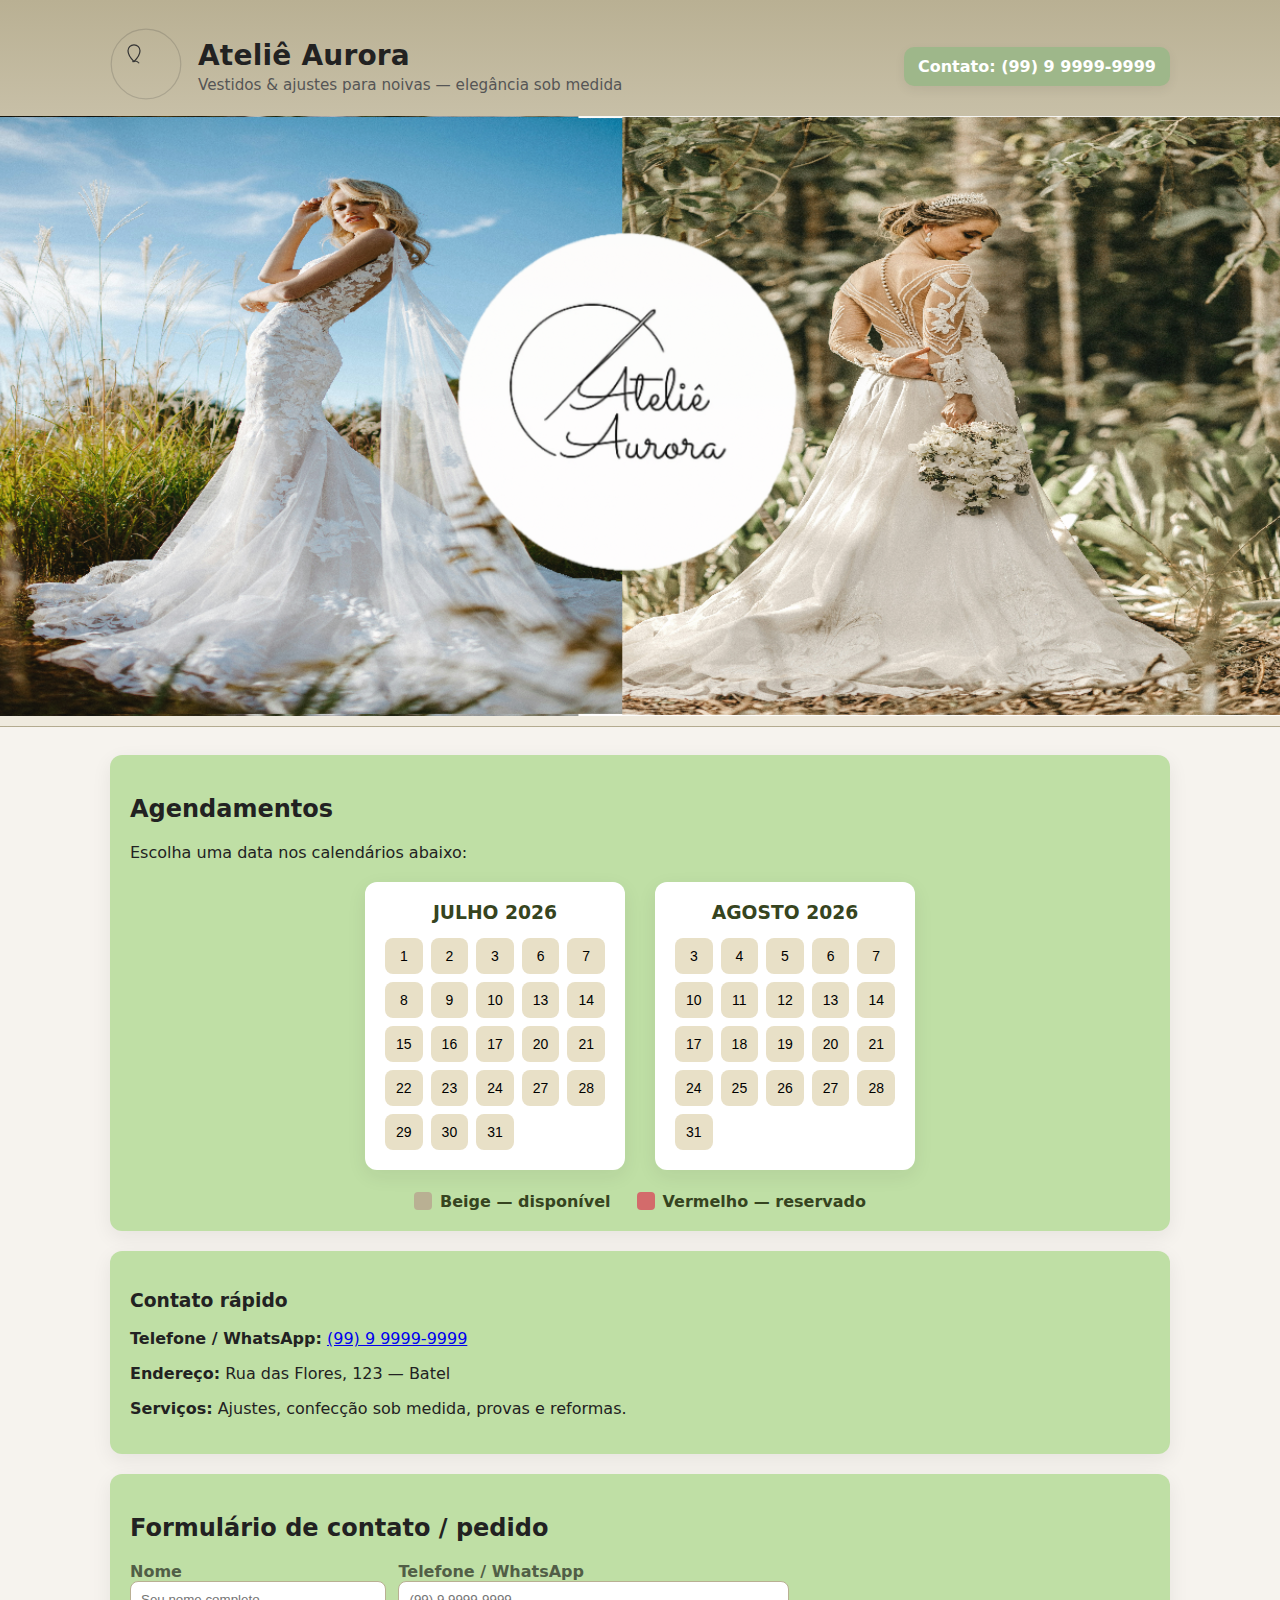
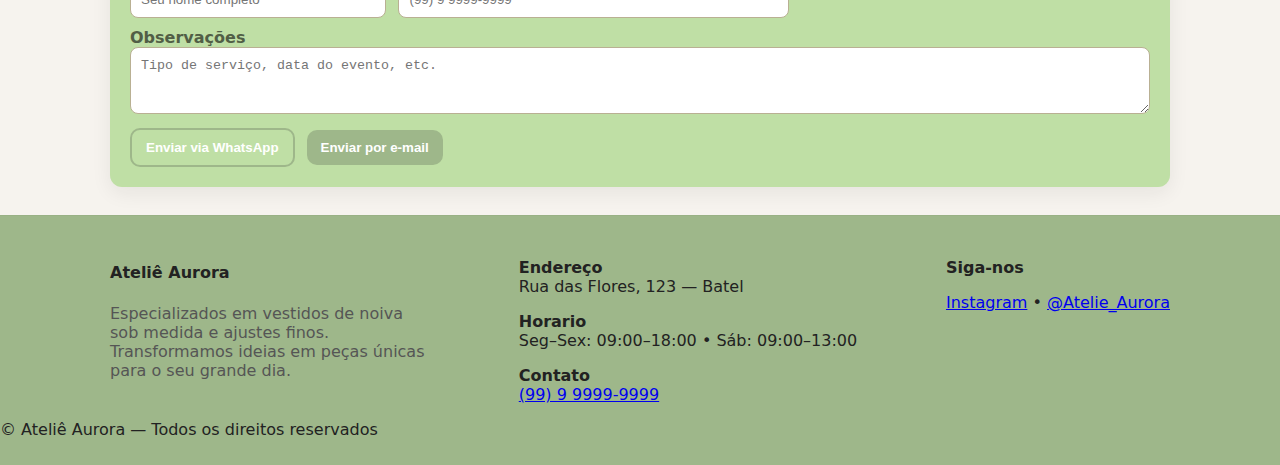
<file: index.html>
<!doctype html>
<html lang="pt-BR">
<head>
  <meta charset="utf-8" />
  <meta name="viewport" content="width=device-width,initial-scale=1" />
  <title>Ateliê Aurora — Agendamento</title>
  <link rel="stylesheet" href="CSS/style.css" />

    
</head>
<body>
  <header class="site-header">
    <div class="header-inner">
      <!-- Logo SVG (substitua por <img src="sua-logo.png"> se preferir) -->
      <div class="logo-wrap" aria-hidden="true">
        <svg width="72" height="72" viewBox="0 0 120 120" xmlns="http://www.w3.org/2000/svg" role="img" aria-label="Logo Ateliê Aurora">
          <circle cx="60" cy="60" r="58" fill="none" stroke="#333" stroke-opacity="0.18" stroke-width="2"/>
          <g transform="translate(22,20)" fill="none" stroke="#333" stroke-width="2" stroke-linecap="round" stroke-linejoin="round">
            <path d="M18 8c6 0 10 5 10 10 0 6-6 14-10 18-4-4-10-12-10-18 0-5 4-10 10-10z" />
            <path d="M16 36c0 0 6-2 10 2" stroke-opacity="0.9"/>
          </g>
        </svg>
      </div>

      <div class="brand">
        <h1>Ateliê Aurora</h1>
        <p class="tagline">Vestidos & ajustes para noivas — elegância sob medida</p>
      </div>

      <a class="btn-whats" href="https://wa.me/5599999999999" target="_blank" rel="noopener">Contato: (99) 9 9999-9999</a>
    </div>

    <div class="hero">
      <!-- Foto de casal (fonte: Unsplash). Se preferir usar sua imagem, troque o "background-image" no CSS ou substitua abaixo por <img>. -->
    </div>
  </header>

  <main class="container">
<section class="card schedule-card">
  <h2>Agendamentos</h2>
  <p class="muted">Escolha uma data nos calendários abaixo:</p>

  <!-- Calendários -->
  <div id="calendarContainer" class="calendar-wrapper"></div>

  <!-- Legenda -->
  <div class="legend-calendar">
    <span class="legend-item">
      <span class="legend-box free"></span>
      Beige — disponível
    </span>

    <span class="legend-item">
      <span class="legend-box booked"></span>
      Vermelho — reservado
    </span>
  </div>

  <!-- Painel de horários -->
  <div id="hoursPanel" class="hours-panel">
    <h3 id="selectedDayTitle"></h3>
    <div id="hoursList" class="hours-grid"></div>
    <button class="btn-voltar" onclick="closeHoursPanel()">Voltar</button>
  </div>
</section>

      </p>

    </section>

    <section class="card contact-card">
      <h3>Contato rápido</h3>
      <p><strong>Telefone / WhatsApp:</strong> <a href="https://wa.me/5599999999999" target="_blank" rel="noopener">(99) 9 9999-9999</a></p>
      <p><strong>Endereço:</strong> Rua das Flores, 123 — Batel</p>
      <p><strong>Serviços:</strong> Ajustes, confecção sob medida, provas e reformas.</p>

    </section>

    <section class="card form-card">
      <h2>Formulário de contato / pedido</h2>
      <form id="contactForm" class="contact-form" autocomplete="on">
        <div class="row">
          <label>
            Nome
            <input type="text" id="name" required placeholder="Seu nome completo" />
          </label>

          <label>
            Telefone / WhatsApp
            <input type="tel" id="phone" required placeholder="(99) 9 9999-9999" />
          </label>
        </div>

        <label>
          Observações
          <textarea id="message" rows="3" placeholder="Tipo de serviço, data do evento, etc."></textarea>
        </label>

        <div class="form-actions">
          <button type="button" id="sendWhats" class="btn btn-outline">Enviar via WhatsApp</button>
          <button type="submit" class="btn btn-primary">Enviar por e-mail</button>
        </div>
      </form>
    </section>
  </main>

  <footer class="site-footer">
    <div class="container footer-inner">
      <div>
        <h4>Ateliê Aurora</h4>
        <p class="footer-desc">Especializados em vestidos de noiva sob medida e ajustes finos. Transformamos ideias em peças únicas para o seu grande dia.</p>
      </div>

      <div>
        <p><strong>Endereço</strong><br>Rua das Flores, 123 — Batel</p>
        <p><strong>Horario</strong><br>Seg–Sex: 09:00–18:00 • Sáb: 09:00–13:00</p>
        <p><strong>Contato</strong><br><a href="https://wa.me/5599999999999" target="_blank" rel="noopener">(99) 9 9999-9999</a></p>
      </div>

      <div>
        <p><strong>Siga-nos</strong></p>
        <p class="socials">
          <a href="#" aria-label="Instagram">Instagram</a> •
          <a href="#" aria-label="Facebook">@Atelie_Aurora</a>
        </p>
      </div>
    </div>

    <div class="copyright">
      © <span id="year"></span> Ateliê Aurora — Todos os direitos reservados
    </div>
  </footer>

  <div id="bookingModal" class="modal" aria-hidden="true">
    <div class="modal-card">
      <h3 id="modalTitle"></h3>

      <form id="bookingForm">
        <label>Nome
          <input type="text" id="mname" required />
        </label>

        <label>Telefone / WhatsApp
          <input type="tel" id="mphone" required />
        </label>

        <label>Observações
          <textarea id="mmsg" rows="2"></textarea>
        </label>

        <div class="modal-actions">
          <button type="button" id="confirmBtn" class="btn btn-primary">Confirmar & enviar WhatsApp</button>
          <button type="button" id="localBtn" class="btn btn-outline">Salvar localmente</button>
          <button type="button" id="closeBtn" class="btn">Fechar</button>
        </div>
      </form>
    </div>
  </div>

  <script src="JS/script.js"></script>
</body>
</html>
</file>
<file: CSS/style.css>
:root {
  --beige:#b9b093;
  --white:#ffffff;
  --green:#9eb78a;
  --muted:#f6f3ee;
  --text:#222;
  --card-shadow: 0 6px 20px rgba(32,32,32,0.07);
  --danger:#d36b6b;
}

/* -------------------- GLOBAL -------------------- */

*{box-sizing:border-box}
body{
  margin:0;
  font-family: "Inter", system-ui, -apple-system, "Segoe UI", Roboto, "Helvetica Neue", Arial;
  color:var(--text);
  background:var(--muted);
  -webkit-font-smoothing:antialiased;
}

/* -------------------- HEADER -------------------- */

.site-header{
  background: linear-gradient(180deg,var(--beige), #efeade 60%);
  padding-bottom:10px;
  border-bottom: 1px solid rgba(0,0,0,0.03);
}
.header-inner{
  max-width:1100px; margin:0 auto; display:flex; align-items:center; gap:16px; padding:28px 20px 12px;
}
.logo-wrap{flex:0 0 72px}
.brand h1{margin:0;font-size:28px;letter-spacing:0.2px}
.brand .tagline{margin:4px 0 0;color:#555;font-size:0.95rem}

.btn-whats{
  margin-left:auto;
  background:var(--green);
  color:var(--white);
  padding:10px 14px;
  border-radius:10px;
  text-decoration:none;
  font-weight:600;
  box-shadow:0 4px 12px rgba(0,0,0,0.06);
}

/* Banner */
.hero{
  height:600px;
  max-width:100%;
  background-image: url('img/Logo_definitiva.png');
  background-size:cover;
  background-position:center;
  opacity:0.95;
  border-top:1px solid rgba(0,0,0,0.02);
}

/* -------------------- MAIN CONTAINER -------------------- */
.container{
  max-width:1100px;
  margin:28px auto;
  padding:0 20px;
}

/* -------------------- CARDS -------------------- */
.card{
  background:#bfdfa5;
  border-radius:12px;
  padding:20px;
  box-shadow:var(--card-shadow);
  margin-bottom:20px;
}

/* -------------------- FORMS -------------------- */

.contact-form .row{display:flex;gap:12px}
.contact-form label{display:block;margin-bottom:10px;font-weight:600;color:#515e46}
.contact-form input,
.contact-form textarea{
  width:100%;
  padding:10px;
  border-radius:8px;
  border:1px solid var(--beige);
  background:#ffffff
}

.form-actions{
  display:flex;
  gap:12px;
  margin-top:8px;
  align-items:center
}

.btn{
  padding:10px 14px;
  border-radius:10px;
  border:0;
  cursor:pointer;
  background:transparent;
}
.btn-primary{background:var(--green);color:#fff;font-weight:700}
.btn-outline{background:transparent;border:2px solid var(--green);color:var(--white);font-weight:700}
.btn:hover{opacity:0.95}

/* -------------------- FOOTER -------------------- */

.site-footer{
  background:#9eb78a;
  padding:26px 0;
  border-top:1px solid rgba(0,0,0,0.03);
  margin-top:18px
}
.footer-inner{
  max-width:1100px;
  margin:0 auto;
  display:flex;
  gap:20px;
  justify-content:space-between;
  align-items:flex-start;
  padding:0 20px
}
.footer-desc{max-width:320px;color:#555}

/* -------------------- MODAL -------------------- */
.modal {
  display: none;
  position: fixed;
  inset: 0;
  background: rgba(0,0,0,0.42);
  align-items: center;
  justify-content: center;
  padding: 20px;
  z-index: 9999;
  backdrop-filter: blur(2px);
}

.modal-card{
  background: var(--beige);
  padding: 22px;
  border-radius: 14px;
  max-width: 460px;
  width: 100%;
  box-shadow: 0 18px 40px rgba(0,0,0,0.12);
  border: 1px solid rgba(158,183,138,0.12);
}

.modal-card h3{
  margin: 0 0 10px 0;
  font-size: 18px;
  color: #364420;
  text-align: center;
  font-weight: 600;
}

.modal-card input,
.modal-card textarea {
  width: 100%;
  padding: 12px 14px;
  margin-top: 10px;
  border-radius: 10px;
  border: 1px solid rgba(0,0,0,0.08);
  background: #fbfbfb;
}

.modal-actions{
  display: flex;
  gap: 10px;
  margin-top: 14px;
  justify-content: space-between;
}

.modal-actions .btn-primary{
  flex: 1 1 auto;
  background: var(--green);
  color: var(--white);
  border-radius: 10px;
  padding: 12px 14px;
  font-weight: 700;
}

.modal-actions .btn-outline{
  flex: 0 0 140px;
  background: var(--white);
  color: var(--green);
  border: 2px solid rgba(158,183,138,0.9);
  border-radius: 10px;
  padding: 10px 12px;
}

.modal-actions .btn-primary:hover { transform: translateY(-2px); opacity: 0.98; }
.modal-actions .btn-outline:hover { transform: translateY(-2px); background: rgba(158,183,138,0.06); }

/* -------------------- CALENDÁRIO -------------------- */

.calendar-wrapper {
  display: flex;
  gap: 30px;
  flex-wrap: wrap;
  justify-content: center;
  margin-top: 20px;
}

.calendar-box {
  background: #ffffff;
  padding: 20px;
  border-radius: 12px;
  width: 260px;
  box-shadow: var(--card-shadow);
}

.calendar-box h3 {
  text-align: center;
  margin: 0;
  color: #364420;
  font-weight: 600;
}

.calendar-grid {
  display: grid;
  grid-template-columns: repeat(5, 1fr);
  gap: 8px;
  margin-top: 15px;
}

.day-btn {
  background: #e8e0c7;
  padding: 10px 0;
  border-radius: 8px;
  cursor: pointer;
  border: none;
  font-size: 14px;
  transition: 0.2s;
}

.day-btn:hover {
  background: #d1c7ac;
}

/* Reservado */
.day-btn.booked {
  background: var(--danger);
  color: white;
}

/* -------------------- PAINEL DE HORÁRIOS -------------------- */

.hours-panel {
  display: none;
  margin-top: 25px;
  background: #ffffff;
  padding: 20px;
  border-radius: 12px;
  box-shadow: var(--card-shadow);
}

.hours-grid {
  display: flex;
  flex-wrap: wrap;
  gap: 12px;
}

.hour-btn {
  background: var(--beige);
  color: white;
  padding: 10px 14px;
  border-radius: 10px;
  border: none;
  cursor: pointer;
  font-weight: 600;
  transition: all .2s;
}

.hour-btn:hover {
  background: #9b927f;
}

/* Reservado */
.hour-btn.booked {
  background: var(--danger);
}

/* Botão Voltar */
.btn-voltar {
  margin-top: 20px;
  background: var(--green);
  color: white;
  border: none;
  padding: 12px;
  width: 100%;
  border-radius: 10px;
  cursor: pointer;
  font-weight: 700;
}

/* ------------------------------
   LEGENDA DO CALENDÁRIO
------------------------------ */

.legend-calendar {
  margin-top: 22px;
  display: flex;
  justify-content: center;
  gap: 26px;
  font-weight: 600;
  color: #364420;
}

.legend-item {
  display: flex;
  align-items: center;
  gap: 8px;
}

.legend-box {
  width: 18px;
  height: 18px;
  border-radius: 4px;
}

.legend-box.free {
  background: var(--beige);
  border: 2px solid var(--beige);
}

.legend-box.booked {
  background: var(--danger);
  border: 2px solid var(--danger);
}

/* Responsivo legenda */
@media (max-width:520px){
  .calendar-wrapper{
    flex-direction: column;
    align-items: center;
  }
  .legend-calendar{
    flex-direction: column;
    gap: 14px;
  }
}



/* -------------------- ADMIN PANEL -------------------- */

.admin-body {
  background: var(--muted);
  padding: 40px 20px;
  font-family: "Inter";
}

.admin-card {
  max-width: 480px;
  margin: 0 auto;
  background: #ffffff;
  padding: 26px;
  border-radius: 14px;
  box-shadow: var(--card-shadow);
}

.admin-card select,
.admin-card input {
  width: 100%;
  margin-top: 8px;
  padding: 10px;
  border-radius: 8px;
  border: 1px solid var(--beige);
  background: #fff;
}

.admin-card label {
  font-weight: 600;
  margin-top: 12px;
  display: block;
  color: #364420;
}

.admin-actions {
  display: flex;
  flex-direction: column;
  gap: 12px;
  margin-top: 20px;
}
</file>
